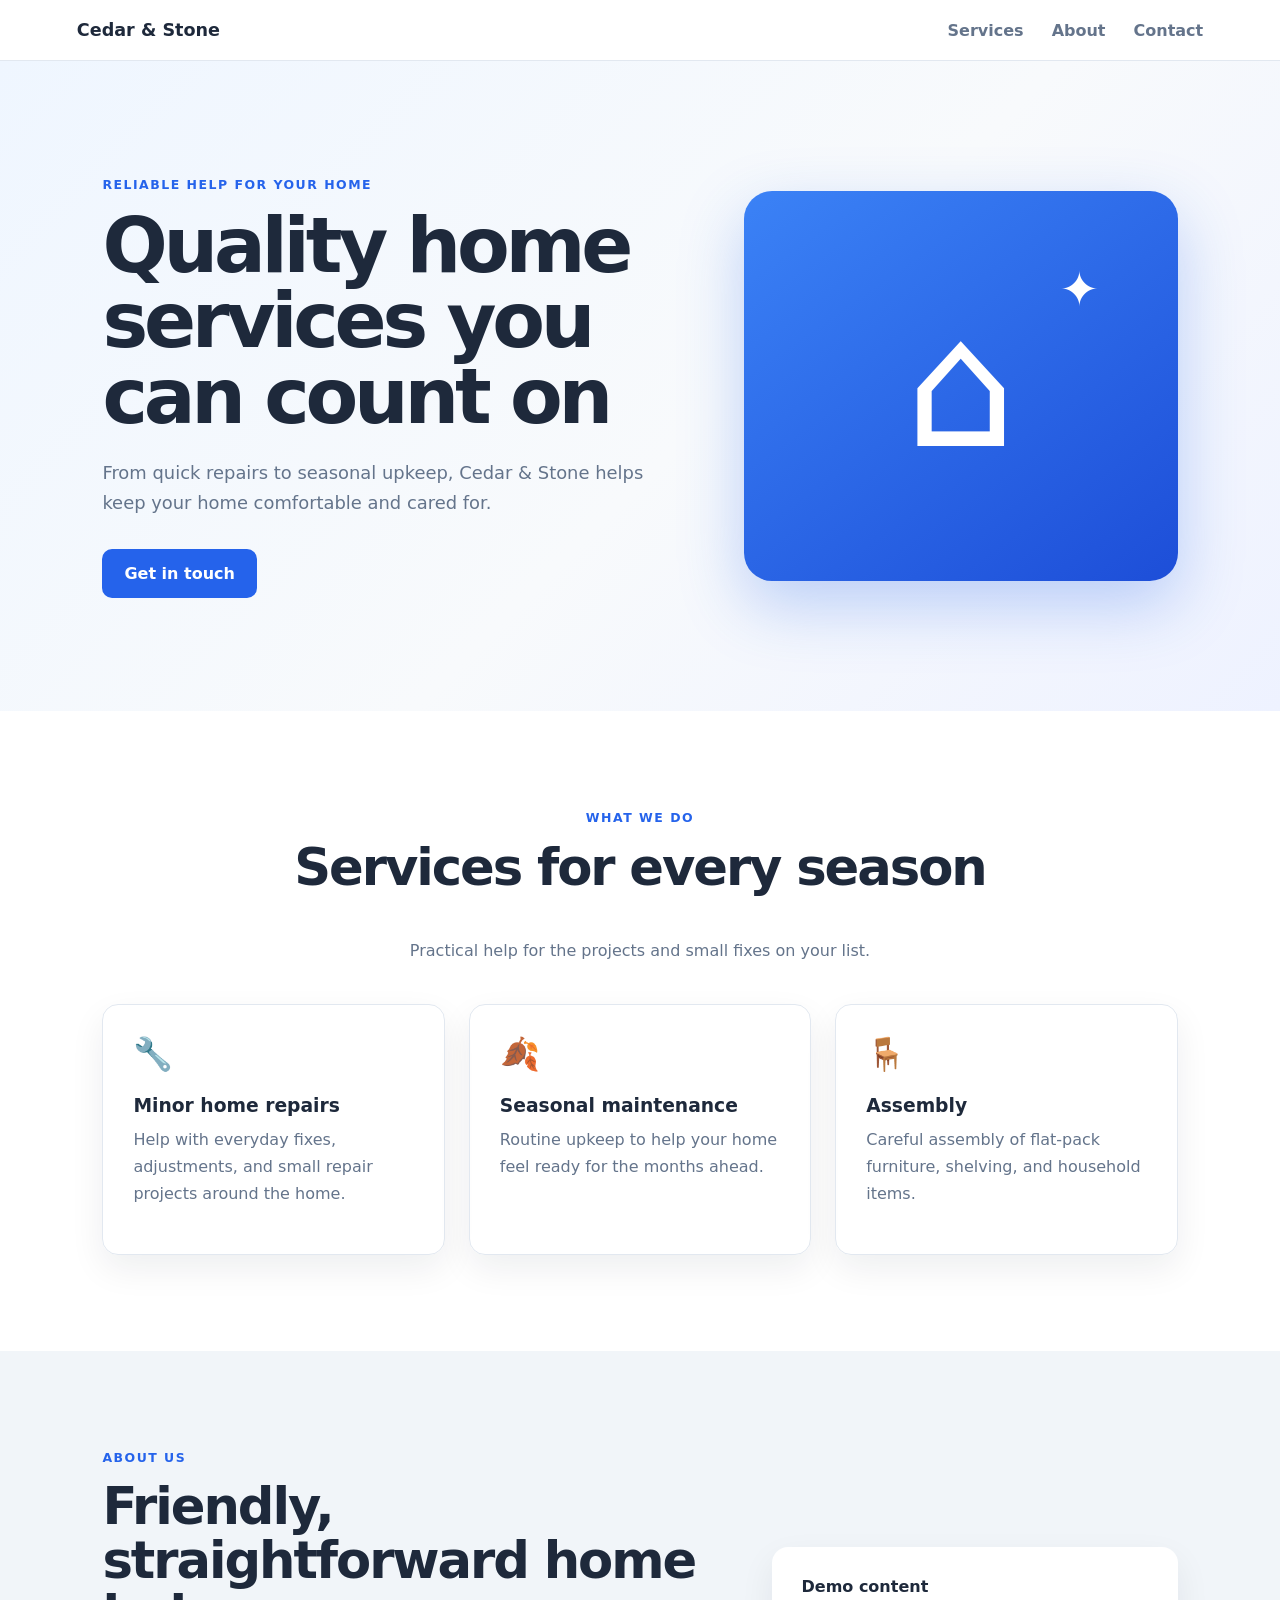
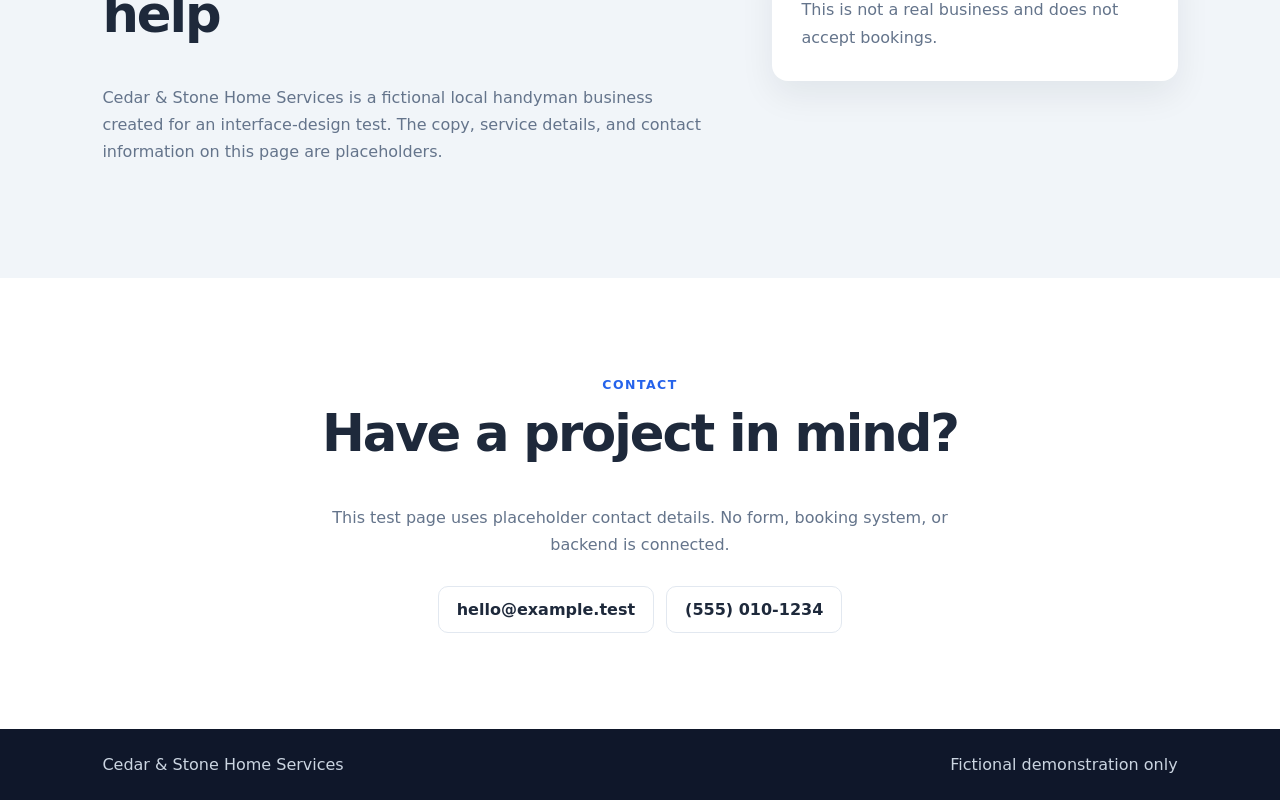
<file: examples/site-b-cedar-stone/baseline/index.html>
<!doctype html>
<html lang="en">
  <head>
    <meta charset="utf-8" />
    <meta name="viewport" content="width=device-width, initial-scale=1" />
    <meta name="description" content="Fictional demonstration site for Cedar & Stone Home Services." />
    <title>Cedar &amp; Stone Home Services</title>
    <link rel="stylesheet" href="styles.css" />
  </head>
  <body>
    <header class="site-header">
      <a class="logo" href="#top">Cedar &amp; Stone</a>
      <nav aria-label="Primary navigation">
        <a href="#services">Services</a>
        <a href="#about">About</a>
        <a href="#contact">Contact</a>
      </nav>
    </header>

    <main id="top">
      <section class="hero" aria-labelledby="hero-title">
        <div>
          <p class="eyebrow">Reliable help for your home</p>
          <h1 id="hero-title">Quality home services you can count on</h1>
          <p>From quick repairs to seasonal upkeep, Cedar &amp; Stone helps keep your home comfortable and cared for.</p>
          <a class="button" href="#contact">Get in touch</a>
        </div>
        <div class="hero-art" role="img" aria-label="Abstract illustration of a house and tools">
          <span class="house">⌂</span>
          <span class="tools">✦</span>
        </div>
      </section>

      <section id="services" class="section" aria-labelledby="services-title">
        <div class="section-heading">
          <p class="eyebrow">What we do</p>
          <h2 id="services-title">Services for every season</h2>
          <p>Practical help for the projects and small fixes on your list.</p>
        </div>
        <div class="cards">
          <article><span aria-hidden="true">🔧</span><h3>Minor home repairs</h3><p>Help with everyday fixes, adjustments, and small repair projects around the home.</p></article>
          <article><span aria-hidden="true">🍂</span><h3>Seasonal maintenance</h3><p>Routine upkeep to help your home feel ready for the months ahead.</p></article>
          <article><span aria-hidden="true">🪑</span><h3>Assembly</h3><p>Careful assembly of flat-pack furniture, shelving, and household items.</p></article>
        </div>
      </section>

      <section id="about" class="section alt" aria-labelledby="about-title">
        <div class="about-copy">
          <p class="eyebrow">About us</p>
          <h2 id="about-title">Friendly, straightforward home help</h2>
          <p>Cedar &amp; Stone Home Services is a fictional local handyman business created for an interface-design test. The copy, service details, and contact information on this page are placeholders.</p>
        </div>
        <aside class="about-note">
          <strong>Demo content</strong>
          <p>This is not a real business and does not accept bookings.</p>
        </aside>
      </section>

      <section id="contact" class="section contact" aria-labelledby="contact-title">
        <p class="eyebrow">Contact</p>
        <h2 id="contact-title">Have a project in mind?</h2>
        <p>This test page uses placeholder contact details. No form, booking system, or backend is connected.</p>
        <div class="contact-links">
          <a href="mailto:hello@example.test">hello@example.test</a>
          <a href="tel:+15550101234">(555) 010-1234</a>
        </div>
      </section>
    </main>

    <footer><span>Cedar &amp; Stone Home Services</span><span>Fictional demonstration only</span></footer>
  </body>
</html>
</file>
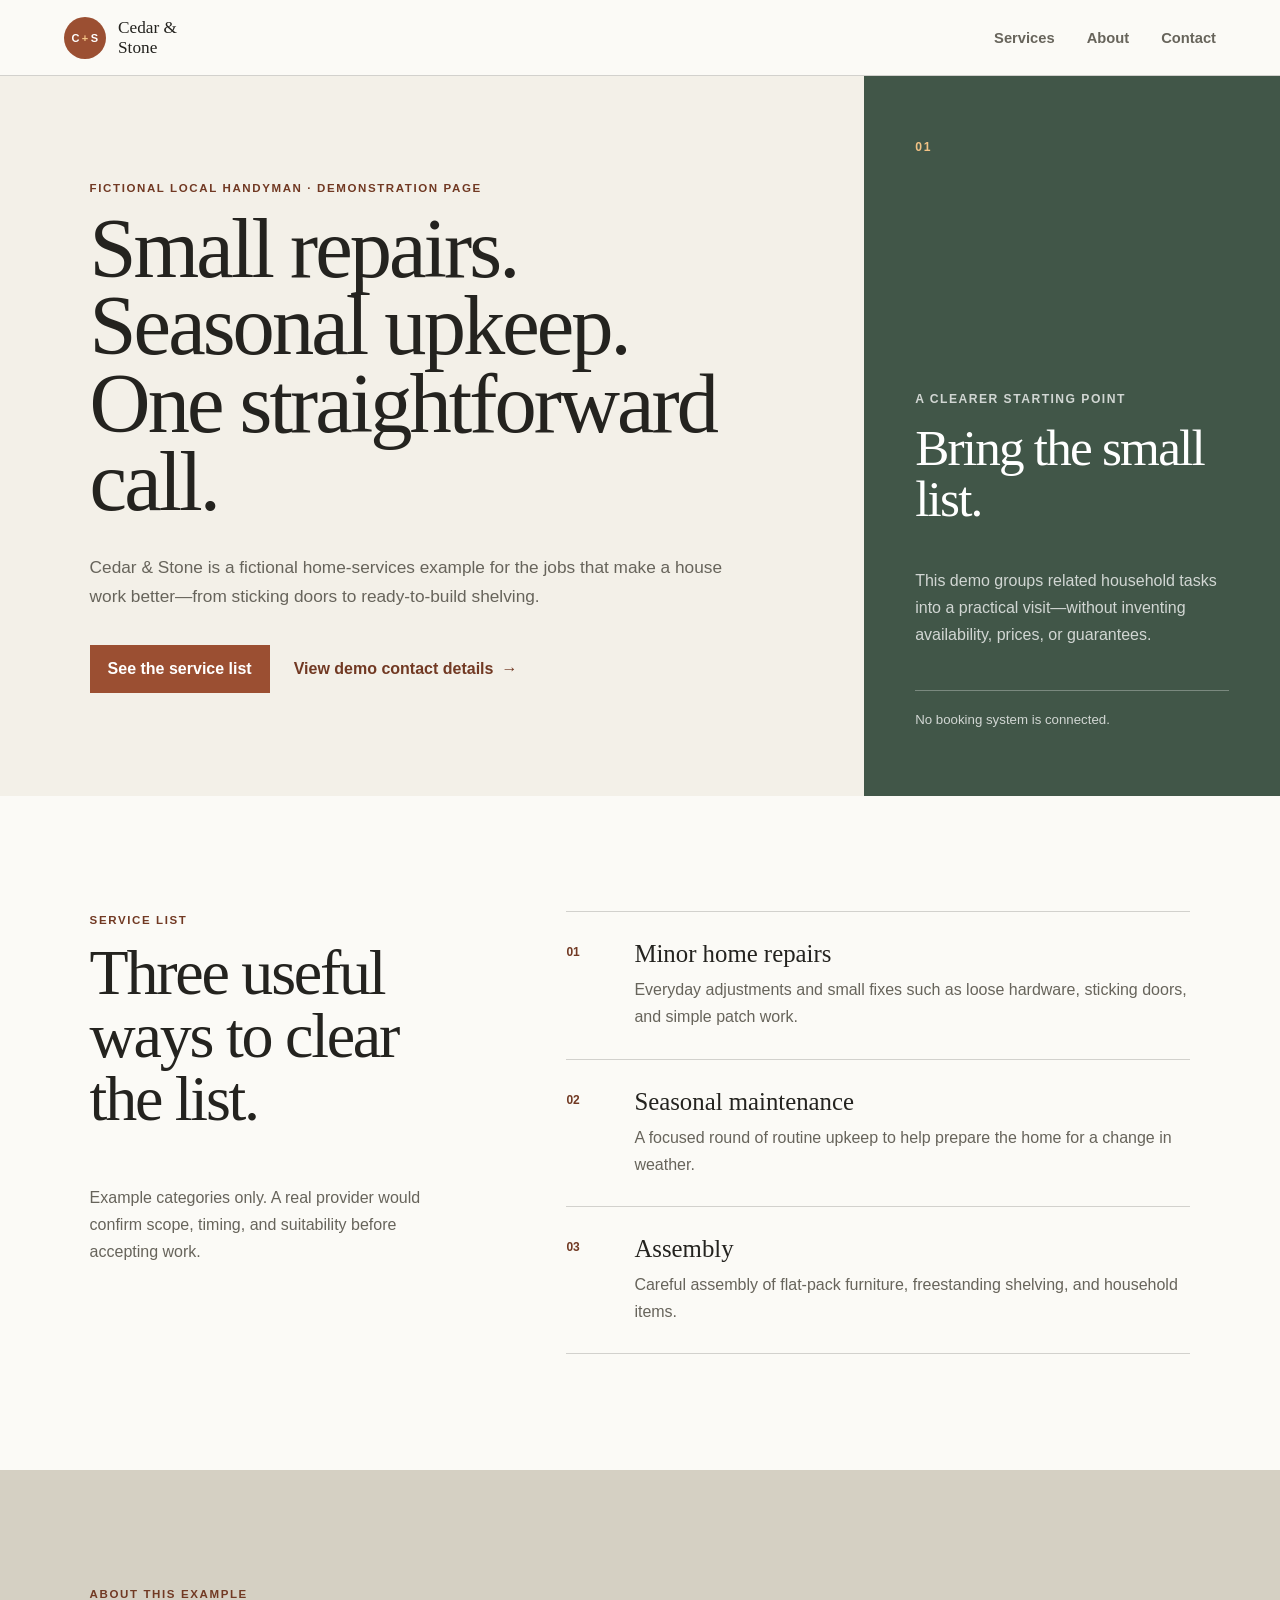
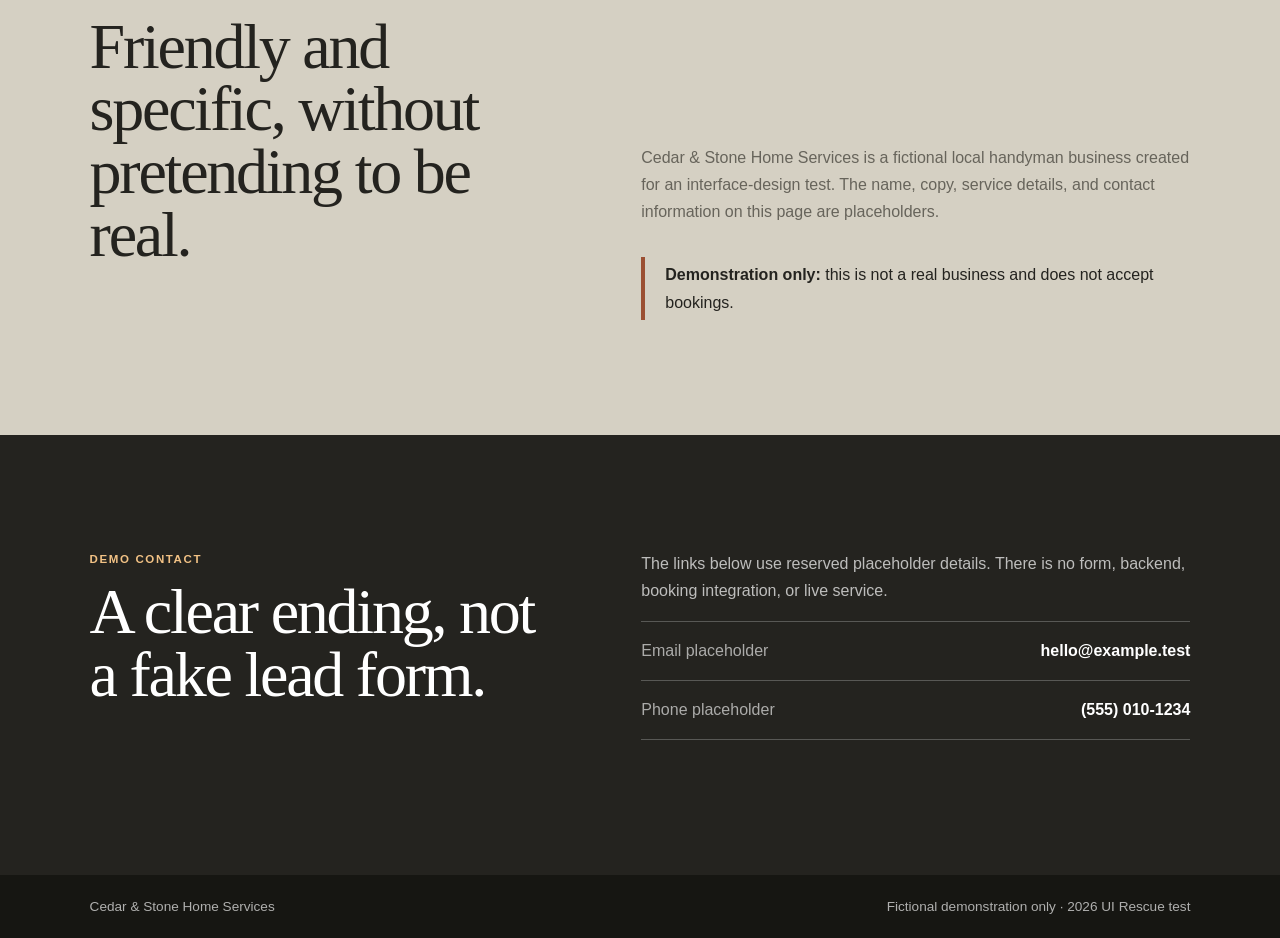
<file: examples/site-b-cedar-stone/improved/index.html>
<!doctype html>
<html lang="en">
  <head>
    <meta charset="utf-8" />
    <meta name="viewport" content="width=device-width, initial-scale=1" />
    <meta name="description" content="Fictional demonstration site for Cedar & Stone Home Services." />
    <title>Cedar &amp; Stone Home Services</title>
    <link rel="stylesheet" href="styles.css" />
  </head>
  <body>
    <a class="skip-link" href="#main">Skip to content</a>
    <header class="site-header">
      <a class="logo" href="#top" aria-label="Cedar and Stone home">
        <span class="logo-mark" aria-hidden="true">C<span>+</span>S</span>
        <span>Cedar &amp; Stone</span>
      </a>
      <nav aria-label="Primary navigation">
        <a href="#services">Services</a>
        <a href="#about">About</a>
        <a href="#contact">Contact</a>
      </nav>
    </header>

    <main id="main">
      <section id="top" class="hero" aria-labelledby="hero-title">
        <div class="hero-copy">
          <p class="eyebrow">Fictional local handyman · Demonstration page</p>
          <h1 id="hero-title">Small repairs. Seasonal upkeep. One straightforward call.</h1>
          <p class="lede">Cedar &amp; Stone is a fictional home-services example for the jobs that make a house work better—from sticking doors to ready-to-build shelving.</p>
          <div class="hero-actions">
            <a class="button primary" href="#services">See the service list</a>
            <a class="button text-button" href="#contact">View demo contact details <span aria-hidden="true">→</span></a>
          </div>
        </div>
        <aside class="work-note" aria-label="Example service note">
          <span class="note-number">01</span>
          <p class="note-kicker">A clearer starting point</p>
          <h2>Bring the small list.</h2>
          <p>This demo groups related household tasks into a practical visit—without inventing availability, prices, or guarantees.</p>
          <div class="rule" aria-hidden="true"></div>
          <p class="fine-print">No booking system is connected.</p>
        </aside>
      </section>

      <section id="services" class="section services" aria-labelledby="services-title">
        <div class="section-intro">
          <p class="eyebrow">Service list</p>
          <h2 id="services-title">Three useful ways to clear the list.</h2>
          <p>Example categories only. A real provider would confirm scope, timing, and suitability before accepting work.</p>
        </div>
        <div class="service-list">
          <article>
            <span class="service-number">01</span>
            <div><h3>Minor home repairs</h3><p>Everyday adjustments and small fixes such as loose hardware, sticking doors, and simple patch work.</p></div>
          </article>
          <article>
            <span class="service-number">02</span>
            <div><h3>Seasonal maintenance</h3><p>A focused round of routine upkeep to help prepare the home for a change in weather.</p></div>
          </article>
          <article>
            <span class="service-number">03</span>
            <div><h3>Assembly</h3><p>Careful assembly of flat-pack furniture, freestanding shelving, and household items.</p></div>
          </article>
        </div>
      </section>

      <section id="about" class="section about" aria-labelledby="about-title">
        <div>
          <p class="eyebrow">About this example</p>
          <h2 id="about-title">Friendly and specific, without pretending to be real.</h2>
        </div>
        <div class="about-copy">
          <p>Cedar &amp; Stone Home Services is a fictional local handyman business created for an interface-design test. The name, copy, service details, and contact information on this page are placeholders.</p>
          <p class="disclosure"><strong>Demonstration only:</strong> this is not a real business and does not accept bookings.</p>
        </div>
      </section>

      <section id="contact" class="section contact" aria-labelledby="contact-title">
        <div>
          <p class="eyebrow">Demo contact</p>
          <h2 id="contact-title">A clear ending, not a fake lead form.</h2>
        </div>
        <div class="contact-panel">
          <p>The links below use reserved placeholder details. There is no form, backend, booking integration, or live service.</p>
          <a href="mailto:hello@example.test"><span>Email placeholder</span><strong>hello@example.test</strong></a>
          <a href="tel:+15550101234"><span>Phone placeholder</span><strong>(555) 010-1234</strong></a>
        </div>
      </section>
    </main>

    <footer><span>Cedar &amp; Stone Home Services</span><span>Fictional demonstration only · 2026 UI Rescue test</span></footer>
  </body>
</html>
</file>
<file: examples/site-b-cedar-stone/baseline/styles.css>
:root {
  --ink: #1e293b;
  --muted: #64748b;
  --primary: #2563eb;
  --primary-dark: #1d4ed8;
  --soft: #f1f5f9;
  --white: #ffffff;
  --line: #e2e8f0;
  font-family: Inter, ui-sans-serif, system-ui, -apple-system, BlinkMacSystemFont, "Segoe UI", sans-serif;
  color: var(--ink);
}

* { box-sizing: border-box; }
html { scroll-behavior: smooth; }
body { margin: 0; background: var(--white); }
a { color: inherit; text-decoration: none; }
p { color: var(--muted); line-height: 1.7; }
h1, h2, h3, p { margin-top: 0; }

.site-header {
  align-items: center;
  background: rgba(255, 255, 255, 0.96);
  border-bottom: 1px solid var(--line);
  display: flex;
  justify-content: space-between;
  padding: 20px clamp(20px, 6vw, 88px);
  position: sticky;
  top: 0;
  z-index: 10;
}
.logo { font-size: 1.1rem; font-weight: 800; }
nav { display: flex; gap: 28px; }
nav a { color: var(--muted); font-weight: 600; }

.hero {
  align-items: center;
  background: linear-gradient(135deg, #eff6ff, #f8fafc 55%, #eef2ff);
  display: grid;
  gap: 54px;
  grid-template-columns: 1.15fr 0.85fr;
  min-height: 650px;
  padding: 88px clamp(20px, 8vw, 120px);
}
.eyebrow { color: var(--primary); font-size: 0.78rem; font-weight: 800; letter-spacing: 0.12em; text-transform: uppercase; }
h1 { font-size: clamp(3rem, 6vw, 5.4rem); letter-spacing: -0.055em; line-height: 0.98; margin-bottom: 24px; }
.hero p:not(.eyebrow) { font-size: 1.12rem; max-width: 620px; }
.button { background: var(--primary); border-radius: 10px; color: white; display: inline-block; font-weight: 800; margin-top: 12px; padding: 15px 22px; }
.button:hover { background: var(--primary-dark); }
.hero-art { align-items: center; background: linear-gradient(145deg, #3b82f6, #1d4ed8); border-radius: 28px; box-shadow: 0 24px 65px rgba(37, 99, 235, 0.28); color: white; display: flex; justify-content: center; min-height: 390px; position: relative; }
.house { font-size: 11rem; line-height: 1; }
.tools { font-size: 3rem; position: absolute; right: 18%; top: 18%; }

.section { padding: 96px clamp(20px, 8vw, 120px); }
.section-heading { margin: 0 auto 40px; max-width: 720px; text-align: center; }
h2 { font-size: clamp(2.2rem, 4vw, 3.5rem); letter-spacing: -0.04em; line-height: 1.05; }
.cards { display: grid; gap: 24px; grid-template-columns: repeat(3, minmax(0, 1fr)); }
.cards article { border: 1px solid var(--line); border-radius: 16px; box-shadow: 0 14px 35px rgba(15, 23, 42, 0.07); padding: 30px; }
.cards article > span { font-size: 2rem; }
.cards h3 { margin: 22px 0 10px; }
.alt { align-items: center; background: var(--soft); display: grid; gap: 60px; grid-template-columns: 1.2fr 0.8fr; }
.about-note { background: white; border-radius: 16px; box-shadow: 0 14px 35px rgba(15, 23, 42, 0.07); padding: 30px; }
.about-note p { margin-bottom: 0; }
.contact { text-align: center; }
.contact > p { margin-left: auto; margin-right: auto; max-width: 650px; }
.contact-links { display: flex; flex-wrap: wrap; gap: 12px; justify-content: center; margin-top: 28px; }
.contact-links a { border: 1px solid var(--line); border-radius: 10px; font-weight: 700; padding: 13px 18px; }
footer { background: #0f172a; color: #cbd5e1; display: flex; justify-content: space-between; padding: 26px clamp(20px, 8vw, 120px); }

a:focus-visible { outline: 3px solid #f59e0b; outline-offset: 4px; }

@media (max-width: 760px) {
  .site-header { align-items: flex-start; gap: 14px; }
  nav { gap: 14px; }
  .hero { grid-template-columns: 1fr; min-height: auto; padding-block: 72px; }
  .hero-art { min-height: 280px; }
  .house { font-size: 8rem; }
  .cards, .alt { grid-template-columns: 1fr; }
  .section { padding-block: 72px; }
}

@media (max-width: 480px) {
  .site-header { align-items: stretch; flex-direction: column; }
  nav { justify-content: space-between; }
  h1 { font-size: 2.8rem; }
  footer { flex-direction: column; gap: 8px; }
}
</file>
<file: examples/site-b-cedar-stone/improved/styles.css>
:root {
  --ink: #24231f;
  --muted: #67645b;
  --paper: #f3f0e8;
  --paper-light: #fbfaf6;
  --cedar: #9b4f32;
  --cedar-dark: #713923;
  --stone: #d5d0c3;
  --moss: #415648;
  --line: rgba(36, 35, 31, 0.19);
  color: var(--ink);
  font-family: Arial, Helvetica, sans-serif;
}

* { box-sizing: border-box; }
html { scroll-behavior: smooth; }
body { margin: 0; background: var(--paper-light); overflow-x: hidden; }
a { color: inherit; text-decoration: none; }
p { color: var(--muted); line-height: 1.7; }
h1, h2, h3, p { margin-top: 0; }
h1, h2 { font-family: Georgia, "Times New Roman", serif; font-weight: 500; letter-spacing: -0.035em; }
[id] { scroll-margin-top: 96px; }

.skip-link { background: var(--ink); color: white; left: 16px; padding: 11px 14px; position: fixed; top: -60px; z-index: 100; }
.skip-link:focus { top: 12px; }
.site-header {
  align-items: center;
  background: rgba(251, 250, 246, 0.96);
  border-bottom: 1px solid var(--line);
  display: flex;
  gap: 32px;
  justify-content: space-between;
  min-height: 76px;
  padding: 12px clamp(18px, 5vw, 72px);
  position: sticky;
  top: 0;
  z-index: 20;
}
.logo { align-items: center; display: inline-flex; font-family: Georgia, "Times New Roman", serif; font-size: 1.08rem; gap: 12px; min-width: 0; }
.logo-mark { align-items: center; background: var(--cedar); border-radius: 50%; color: white; display: inline-flex; flex: 0 0 42px; font-family: Arial, sans-serif; font-size: 0.69rem; font-weight: 800; height: 42px; justify-content: center; letter-spacing: 0.04em; }
.logo-mark span { color: #f2c285; margin: 0 2px; }
nav { display: flex; flex-wrap: wrap; gap: clamp(16px, 3vw, 32px); justify-content: flex-end; }
nav a { color: var(--muted); font-size: 0.92rem; font-weight: 700; padding: 12px 0; }
nav a:hover { color: var(--cedar-dark); }

.hero {
  background: var(--paper);
  display: grid;
  grid-template-columns: minmax(0, 1.35fr) minmax(290px, 0.65fr);
  min-height: 720px;
}
.hero-copy { align-self: center; min-width: 0; padding: 86px clamp(24px, 7vw, 112px); }
.eyebrow { color: var(--cedar-dark); font-size: 0.72rem; font-weight: 800; letter-spacing: 0.14em; text-transform: uppercase; }
h1 { font-size: clamp(3.4rem, 6.6vw, 6.8rem); line-height: 0.92; margin-bottom: 32px; max-width: 930px; }
.lede { font-size: 1.08rem; max-width: 670px; }
.hero-actions { align-items: center; display: flex; flex-wrap: wrap; gap: 14px 24px; margin-top: 34px; }
.button { align-items: center; display: inline-flex; font-weight: 800; justify-content: center; min-height: 48px; }
.button.primary { background: var(--cedar); color: white; padding: 13px 18px; }
.button.primary:hover { background: var(--cedar-dark); }
.text-button { color: var(--cedar-dark); gap: 8px; }
.work-note { align-self: stretch; background: var(--moss); color: white; display: flex; flex-direction: column; justify-content: flex-end; min-width: 0; padding: 64px clamp(26px, 4vw, 62px); }
.work-note p { color: rgba(255, 255, 255, 0.76); }
.work-note h2 { font-size: clamp(2.4rem, 4vw, 4.2rem); line-height: 1; }
.note-number { color: #f2c285; font-size: 0.76rem; font-weight: 800; letter-spacing: 0.15em; margin-bottom: auto; }
.note-kicker { font-size: 0.76rem; font-weight: 800; letter-spacing: 0.12em; text-transform: uppercase; }
.rule { background: rgba(255, 255, 255, 0.3); height: 1px; margin: 26px 0 18px; }
.fine-print { font-size: 0.83rem; margin-bottom: 0; }

.section { padding: clamp(76px, 9vw, 128px) clamp(20px, 7vw, 112px); }
.services { display: grid; gap: clamp(44px, 8vw, 110px); grid-template-columns: minmax(260px, 0.75fr) minmax(0, 1.25fr); }
.section-intro { max-width: 520px; }
h2 { font-size: clamp(2.6rem, 5vw, 5.2rem); line-height: 0.98; }
.service-list { border-top: 1px solid var(--line); }
.service-list article { align-items: start; border-bottom: 1px solid var(--line); display: grid; gap: 24px; grid-template-columns: 44px minmax(0, 1fr); padding: 28px 0; }
.service-number { color: var(--cedar-dark); font-size: 0.75rem; font-weight: 800; padding-top: 5px; }
.service-list h3 { font-family: Georgia, "Times New Roman", serif; font-size: 1.55rem; font-weight: 500; margin-bottom: 8px; }
.service-list p { margin-bottom: 0; }
.about { background: var(--stone); display: grid; gap: clamp(44px, 8vw, 120px); grid-template-columns: minmax(260px, 0.9fr) minmax(0, 1.1fr); }
.about-copy { align-self: end; max-width: 650px; }
.disclosure { border-left: 4px solid var(--cedar); color: var(--ink); margin: 32px 0 0; padding: 4px 0 4px 20px; }
.contact { background: var(--ink); color: white; display: grid; gap: clamp(44px, 8vw, 110px); grid-template-columns: minmax(260px, 0.9fr) minmax(0, 1.1fr); }
.contact .eyebrow { color: #f2c285; }
.contact-panel > p { color: rgba(255, 255, 255, 0.7); }
.contact-panel a { border-top: 1px solid rgba(255, 255, 255, 0.24); display: flex; gap: 18px; justify-content: space-between; padding: 20px 0; }
.contact-panel a:last-child { border-bottom: 1px solid rgba(255, 255, 255, 0.24); }
.contact-panel span { color: rgba(255, 255, 255, 0.62); }
footer { background: #161612; color: rgba(255, 255, 255, 0.66); display: flex; font-size: 0.85rem; gap: 14px; justify-content: space-between; padding: 24px clamp(20px, 7vw, 112px); }

a:focus-visible { outline: 3px solid #e49c54; outline-offset: 4px; }

@media (max-width: 820px) {
  .hero, .services, .about, .contact { grid-template-columns: 1fr; }
  .hero { min-height: 0; }
  .hero-copy { padding-block: 80px; }
  .work-note { min-height: 390px; }
  .note-number { margin-bottom: 100px; }
}

@media (max-width: 540px) {
  .site-header { align-items: stretch; flex-direction: column; gap: 6px; padding-block: 12px 8px; }
  nav { justify-content: space-between; width: 100%; }
  nav a { min-height: 44px; }
  h1 { font-size: clamp(2.9rem, 14vw, 4.2rem); overflow-wrap: break-word; }
  .hero-copy { padding: 66px 20px; }
  .hero-actions { align-items: stretch; flex-direction: column; }
  .button { width: 100%; }
  .work-note { min-height: 360px; }
  .service-list article { grid-template-columns: 34px minmax(0, 1fr); }
  .contact-panel a { align-items: flex-start; flex-direction: column; gap: 5px; }
  footer { align-items: flex-start; flex-direction: column; }
}

@media (prefers-reduced-motion: reduce) {
  html { scroll-behavior: auto; }
}
</file>
